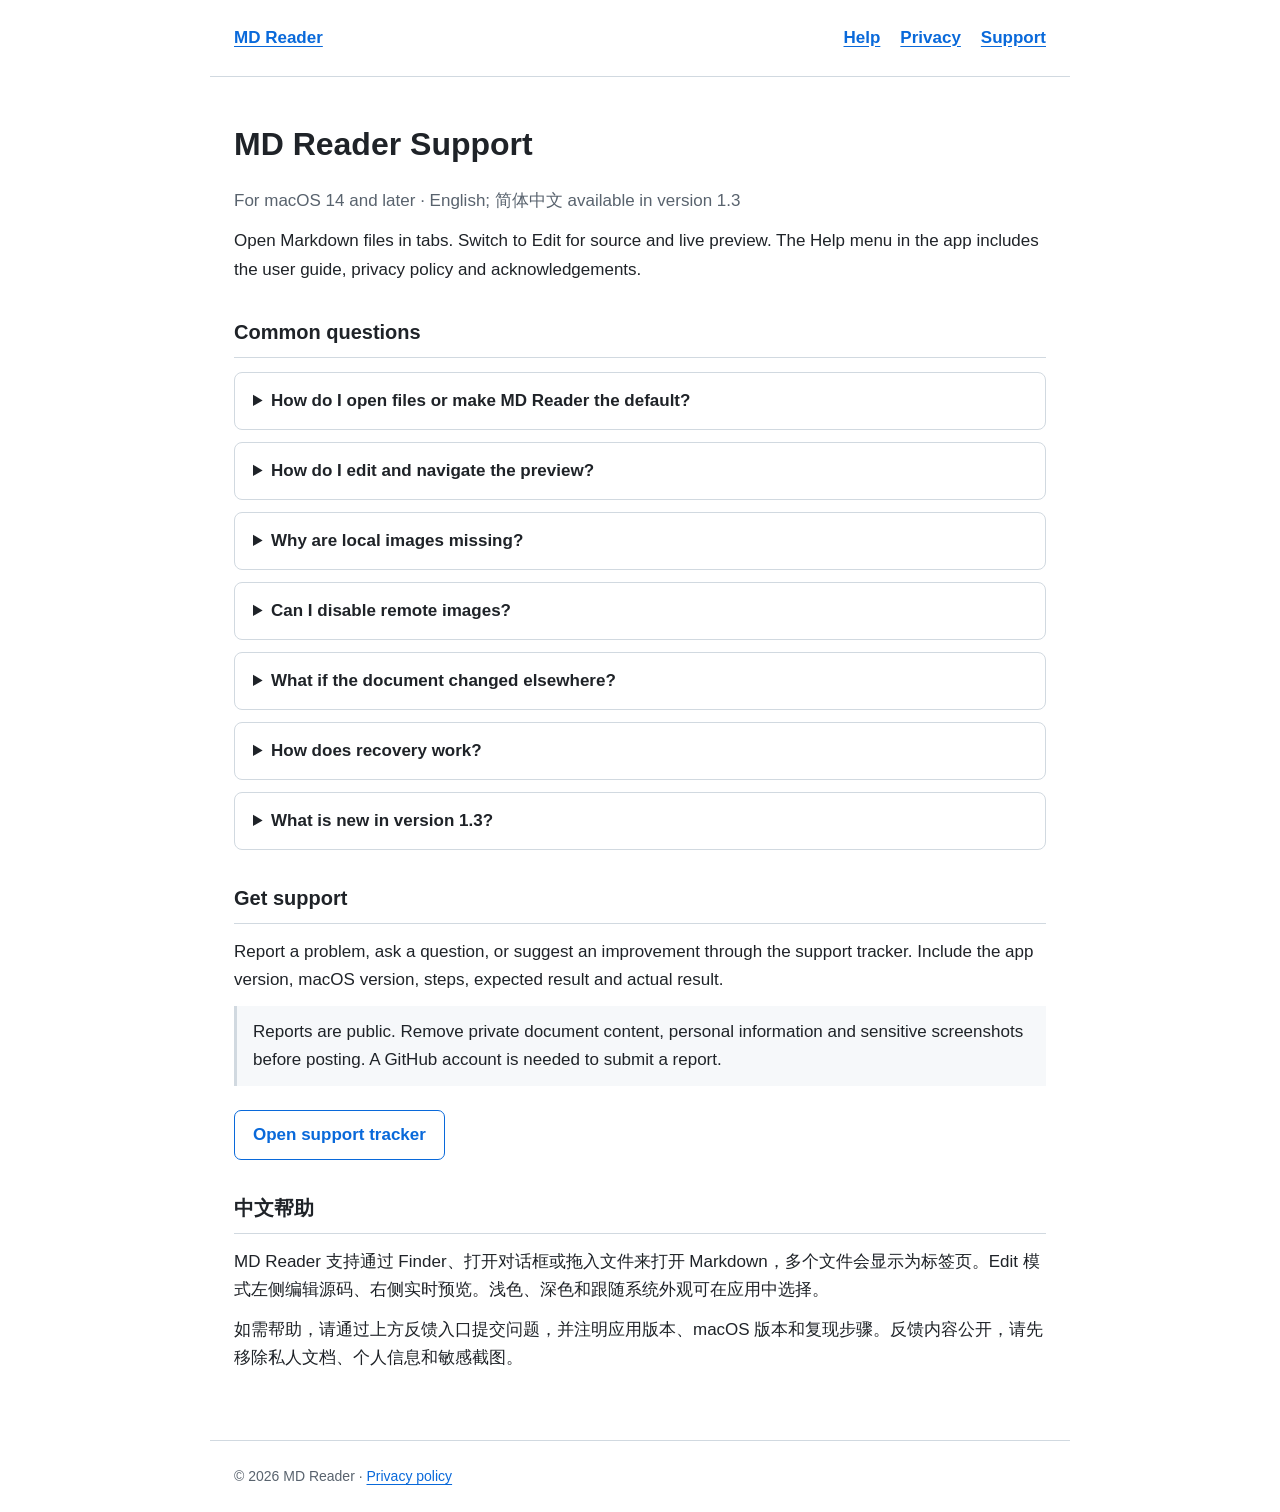
<file: index.html>
<!doctype html>
<html lang="en"><head><meta charset="utf-8"><meta name="viewport" content="width=device-width,initial-scale=1"><title>MD Reader Support</title><meta name="description" content="Help and support for MD Reader, a local Markdown reader and editor for macOS."><link rel="stylesheet" href="style.css"><link rel="icon" href="data:image/svg+xml,%3Csvg xmlns='http://www.w3.org/2000/svg' viewBox='0 0 32 32'%3E%3Crect width='32' height='32' rx='7' fill='%230969da'/%3E%3Ctext x='16' y='23' text-anchor='middle' fill='white' font-family='sans-serif' font-size='22' font-weight='bold'%3EM%3C/text%3E%3C/svg%3E"></head><body>
<header><a href="./">MD Reader</a><nav aria-label="Main"><a href="#help">Help</a><a href="privacy.html">Privacy</a><a href="#contact">Support</a></nav></header>
<main><h1>MD Reader Support</h1><p class="meta">For macOS 14 and later · English; 简体中文 available in version 1.3</p><p>Open Markdown files in tabs. Switch to Edit for source and live preview. The Help menu in the app includes the user guide, privacy policy and acknowledgements.</p>
<section id="help"><h2>Common questions</h2>
<details><summary>How do I open files or make MD Reader the default?</summary><p>Use File &gt; Open, drag Markdown files into the window, or choose MD Reader from Finder’s Open With menu. To set it as the default, select a Markdown file in Finder, open Get Info, choose MD Reader under Open With, then select Change All.</p></details>
<details><summary>How do I edit and navigate the preview?</summary><p>Choose Edit to show the source on the left and preview on the right. In Edit mode, double-click a preview block or source line to locate the corresponding position. Drag the divider to resize the panes, or double-click it to reset their proportions.</p></details>
<details><summary>Why are local images missing?</summary><p>Choose Allow local images and grant the document’s folder or repository root. Image paths must remain inside the selected folder. PNG, JPEG, GIF, WebP and AVIF are supported up to 10 MB per image. In version 1.3 and later, access bookmarks restore with open tabs and are removed from the session when you close a tab. Earlier versions retain folder access for the current launch.</p></details>
<details><summary>Can I disable remote images?</summary><p>Turn off View &gt; Load Remote Images. This affects future rendering and requests; requests already sent cannot be recalled.</p></details>
<details><summary>What if the document changed elsewhere?</summary><p>Save asks before replacing external changes. Use Save As to keep a separate copy. Hard-linked documents require Save As.</p></details>
<details><summary>How does recovery work?</summary><p>Version 1.3 and later restore open tabs, saved and unsaved text, tab order, reading/editing mode and your position after quitting. Explicitly close a tab to remove it from the next session; closing an edited tab still asks whether to save or discard. Original files are only changed when you save. Older recovery copies can still be inspected with Recover, retained with Later, or removed with Discard Copies.</p></details>
<details><summary>What is new in version 1.3?</summary><p>Recent files (last 30), persistent tabs and unsaved work, a collapsible table of contents, syntax highlighting and code copy, local KaTeX math and Mermaid diagrams, light paginated PDF export, and a Simplified Chinese interface. Use View &gt; Language to choose your interface language. Export PDF with Command-Shift-P; show the outline with Command-Option-T. Availability depends on the version installed from the App Store.</p></details></section>
<section id="contact"><h2>Get support</h2><p>Report a problem, ask a question, or suggest an improvement through the support tracker. Include the app version, macOS version, steps, expected result and actual result.</p><p class="notice">Reports are public. Remove private document content, personal information and sensitive screenshots before posting. A GitHub account is needed to submit a report.</p><a class="action" href="https://github.com/zhou436/mdreader-support/issues/new/choose">Open support tracker</a></section>
<section lang="zh-Hans"><h2>中文帮助</h2><p>MD Reader 支持通过 Finder、打开对话框或拖入文件来打开 Markdown，多个文件会显示为标签页。Edit 模式左侧编辑源码、右侧实时预览。浅色、深色和跟随系统外观可在应用中选择。</p><p>如需帮助，请通过上方反馈入口提交问题，并注明应用版本、macOS 版本和复现步骤。反馈内容公开，请先移除私人文档、个人信息和敏感截图。</p></section></main><footer>© 2026 MD Reader · <a href="privacy.html">Privacy policy</a></footer></body></html>
</file>
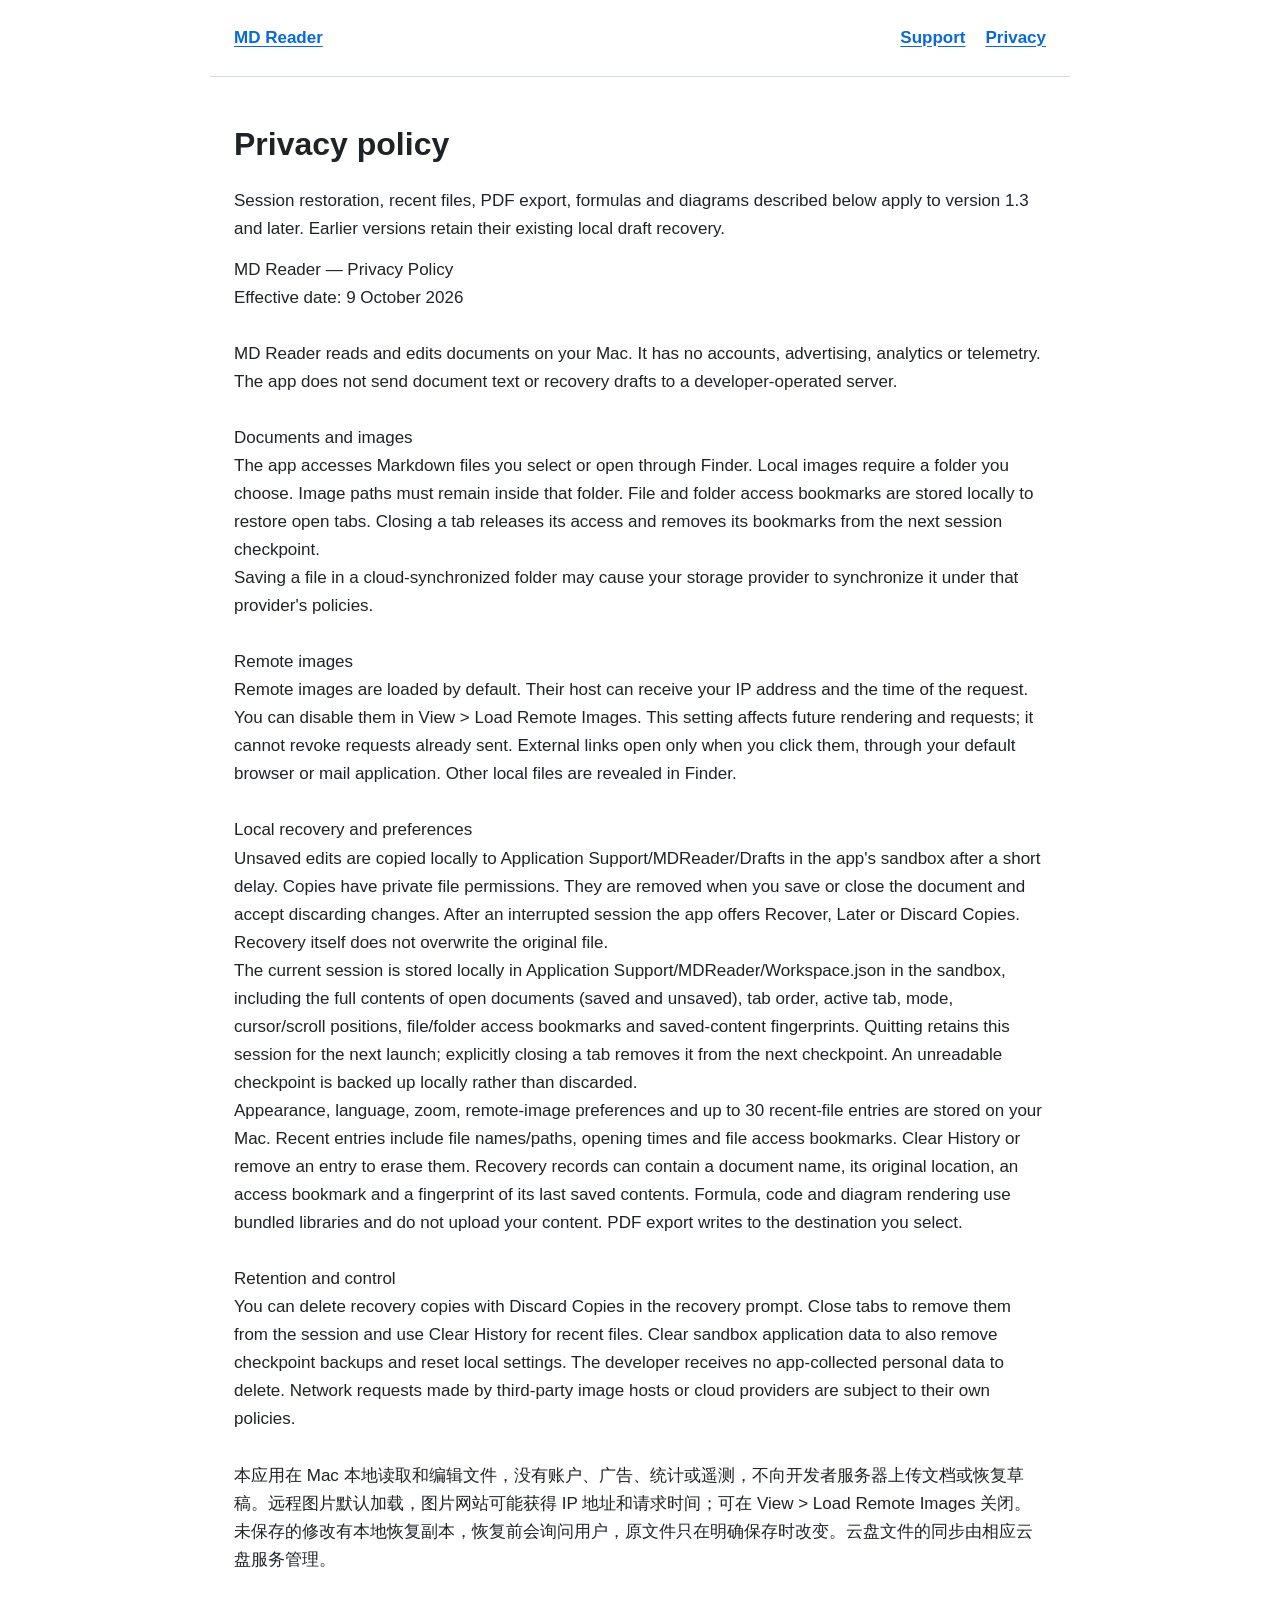
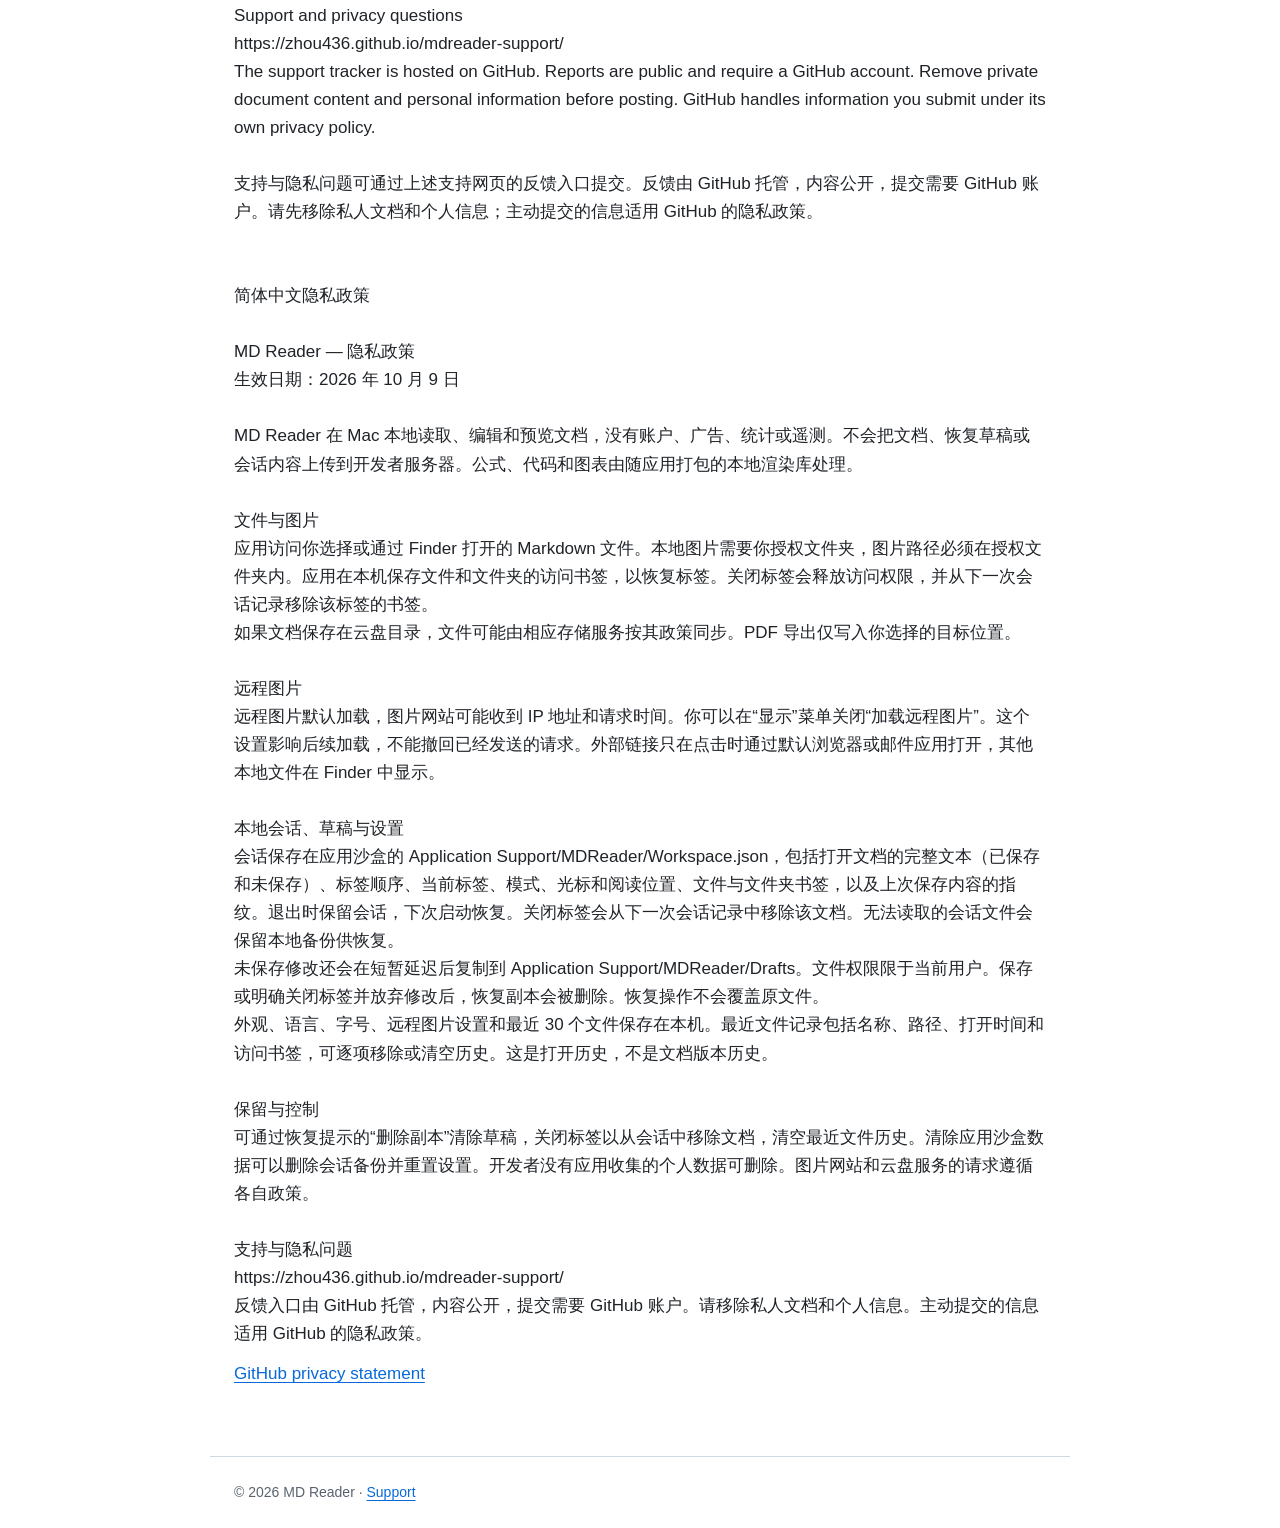
<file: privacy.html>
<!doctype html><html lang="en"><head><meta charset="utf-8"><meta name="viewport" content="width=device-width,initial-scale=1"><title>MD Reader Privacy Policy</title><meta name="description" content="How MD Reader handles local documents, images, recovery copies and preferences."><link rel="stylesheet" href="style.css"></head><body><header><a href="./">MD Reader</a><nav aria-label="Main"><a href="./">Support</a><a href="privacy.html" aria-current="page">Privacy</a></nav></header><main><h1>Privacy policy</h1><p>Session restoration, recent files, PDF export, formulas and diagrams described below apply to version 1.3 and later. Earlier versions retain their existing local draft recovery.</p><div class="policy">MD Reader — Privacy Policy
Effective date: 9 October 2026

MD Reader reads and edits documents on your Mac. It has no accounts, advertising, analytics or telemetry. The app does not send document text or recovery drafts to a developer-operated server.

Documents and images
The app accesses Markdown files you select or open through Finder. Local images require a folder you choose. Image paths must remain inside that folder. File and folder access bookmarks are stored locally to restore open tabs. Closing a tab releases its access and removes its bookmarks from the next session checkpoint.
Saving a file in a cloud-synchronized folder may cause your storage provider to synchronize it under that provider&#x27;s policies.

Remote images
Remote images are loaded by default. Their host can receive your IP address and the time of the request. You can disable them in View &gt; Load Remote Images. This setting affects future rendering and requests; it cannot revoke requests already sent. External links open only when you click them, through your default browser or mail application. Other local files are revealed in Finder.

Local recovery and preferences
Unsaved edits are copied locally to Application Support/MDReader/Drafts in the app&#x27;s sandbox after a short delay. Copies have private file permissions. They are removed when you save or close the document and accept discarding changes. After an interrupted session the app offers Recover, Later or Discard Copies. Recovery itself does not overwrite the original file.
The current session is stored locally in Application Support/MDReader/Workspace.json in the sandbox, including the full contents of open documents (saved and unsaved), tab order, active tab, mode, cursor/scroll positions, file/folder access bookmarks and saved-content fingerprints. Quitting retains this session for the next launch; explicitly closing a tab removes it from the next checkpoint. An unreadable checkpoint is backed up locally rather than discarded.
Appearance, language, zoom, remote-image preferences and up to 30 recent-file entries are stored on your Mac. Recent entries include file names/paths, opening times and file access bookmarks. Clear History or remove an entry to erase them. Recovery records can contain a document name, its original location, an access bookmark and a fingerprint of its last saved contents. Formula, code and diagram rendering use bundled libraries and do not upload your content. PDF export writes to the destination you select.

Retention and control
You can delete recovery copies with Discard Copies in the recovery prompt. Close tabs to remove them from the session and use Clear History for recent files. Clear sandbox application data to also remove checkpoint backups and reset local settings. The developer receives no app-collected personal data to delete. Network requests made by third-party image hosts or cloud providers are subject to their own policies.

本应用在 Mac 本地读取和编辑文件，没有账户、广告、统计或遥测，不向开发者服务器上传文档或恢复草稿。远程图片默认加载，图片网站可能获得 IP 地址和请求时间；可在 View &gt; Load Remote Images 关闭。未保存的修改有本地恢复副本，恢复前会询问用户，原文件只在明确保存时改变。云盘文件的同步由相应云盘服务管理。

Support and privacy questions
https://zhou436.github.io/mdreader-support/
The support tracker is hosted on GitHub. Reports are public and require a GitHub account. Remove private document content and personal information before posting. GitHub handles information you submit under its own privacy policy.

支持与隐私问题可通过上述支持网页的反馈入口提交。反馈由 GitHub 托管，内容公开，提交需要 GitHub 账户。请先移除私人文档和个人信息；主动提交的信息适用 GitHub 的隐私政策。


简体中文隐私政策

MD Reader — 隐私政策
生效日期：2026 年 10 月 9 日

MD Reader 在 Mac 本地读取、编辑和预览文档，没有账户、广告、统计或遥测。不会把文档、恢复草稿或会话内容上传到开发者服务器。公式、代码和图表由随应用打包的本地渲染库处理。

文件与图片
应用访问你选择或通过 Finder 打开的 Markdown 文件。本地图片需要你授权文件夹，图片路径必须在授权文件夹内。应用在本机保存文件和文件夹的访问书签，以恢复标签。关闭标签会释放访问权限，并从下一次会话记录移除该标签的书签。
如果文档保存在云盘目录，文件可能由相应存储服务按其政策同步。PDF 导出仅写入你选择的目标位置。

远程图片
远程图片默认加载，图片网站可能收到 IP 地址和请求时间。你可以在“显示”菜单关闭“加载远程图片”。这个设置影响后续加载，不能撤回已经发送的请求。外部链接只在点击时通过默认浏览器或邮件应用打开，其他本地文件在 Finder 中显示。

本地会话、草稿与设置
会话保存在应用沙盒的 Application Support/MDReader/Workspace.json，包括打开文档的完整文本（已保存和未保存）、标签顺序、当前标签、模式、光标和阅读位置、文件与文件夹书签，以及上次保存内容的指纹。退出时保留会话，下次启动恢复。关闭标签会从下一次会话记录中移除该文档。无法读取的会话文件会保留本地备份供恢复。
未保存修改还会在短暂延迟后复制到 Application Support/MDReader/Drafts。文件权限限于当前用户。保存或明确关闭标签并放弃修改后，恢复副本会被删除。恢复操作不会覆盖原文件。
外观、语言、字号、远程图片设置和最近 30 个文件保存在本机。最近文件记录包括名称、路径、打开时间和访问书签，可逐项移除或清空历史。这是打开历史，不是文档版本历史。

保留与控制
可通过恢复提示的“删除副本”清除草稿，关闭标签以从会话中移除文档，清空最近文件历史。清除应用沙盒数据可以删除会话备份并重置设置。开发者没有应用收集的个人数据可删除。图片网站和云盘服务的请求遵循各自政策。

支持与隐私问题
https://zhou436.github.io/mdreader-support/
反馈入口由 GitHub 托管，内容公开，提交需要 GitHub 账户。请移除私人文档和个人信息。主动提交的信息适用 GitHub 的隐私政策。
</div><p><a href="https://docs.github.com/en/site-policy/privacy-policies/github-general-privacy-statement">GitHub privacy statement</a></p></main><footer>© 2026 MD Reader · <a href="./">Support</a></footer></body></html>
</file>
<file: style.css>
:root{color-scheme:light dark;--bg:#fff;--fg:#1f2328;--muted:#59636e;--border:#d1d9e0;--accent:#0969da;--surface:#f6f8fa}*{box-sizing:border-box}body{margin:0;background:var(--bg);color:var(--fg);font:17px/1.65 -apple-system,BlinkMacSystemFont,"Segoe UI",sans-serif}header,main,footer{max-width:860px;margin:auto;padding:24px}header{display:flex;align-items:center;justify-content:space-between;border-bottom:1px solid var(--border);gap:16px}header a{font-weight:600}nav{display:flex;gap:20px}h1{font-size:2rem;line-height:1.2;margin:24px 0}h2{font-size:1.25rem;border-bottom:1px solid var(--border);padding-bottom:8px;margin:32px 0 14px}p{margin:12px 0}a{color:var(--accent);text-underline-offset:3px}details{border:1px solid var(--border);padding:14px 18px;border-radius:8px;margin:12px 0}summary{cursor:pointer;font-weight:600}details p{margin-bottom:0}.meta,footer{color:var(--muted)}.action{display:inline-block;border:1px solid var(--accent);border-radius:7px;padding:10px 18px;margin-top:12px;font-weight:600;text-decoration:none}.notice{background:var(--surface);border-left:3px solid var(--border);padding:12px 16px}.policy{white-space:pre-wrap;overflow-wrap:anywhere}footer{border-top:1px solid var(--border);font-size:14px;margin-top:32px}@media(prefers-color-scheme:dark){:root{--bg:#0d1117;--fg:#e6edf3;--muted:#9da7b3;--border:#30363d;--accent:#79b8ff;--surface:#161b22}}@media(max-width:500px){header,main,footer{padding:18px}header{align-items:flex-start;flex-direction:column}h1{font-size:1.75rem}}
</file>
